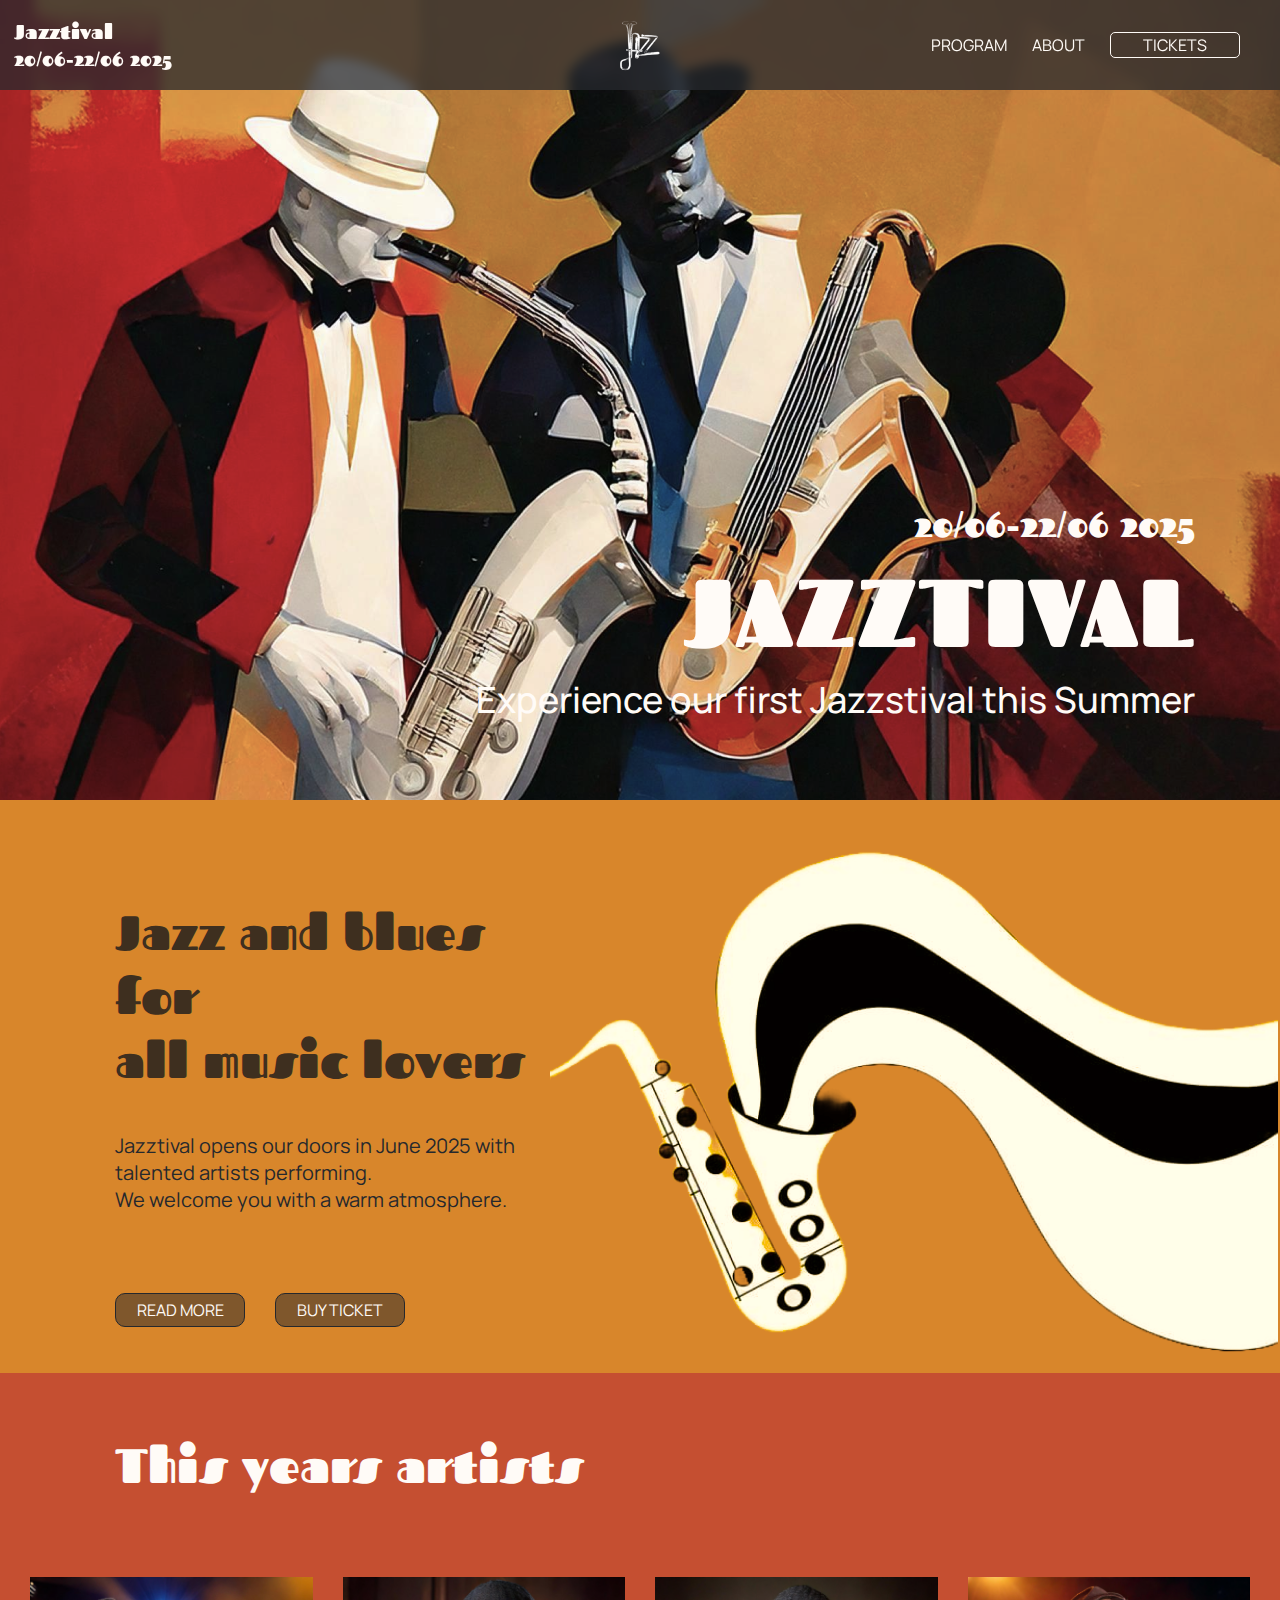
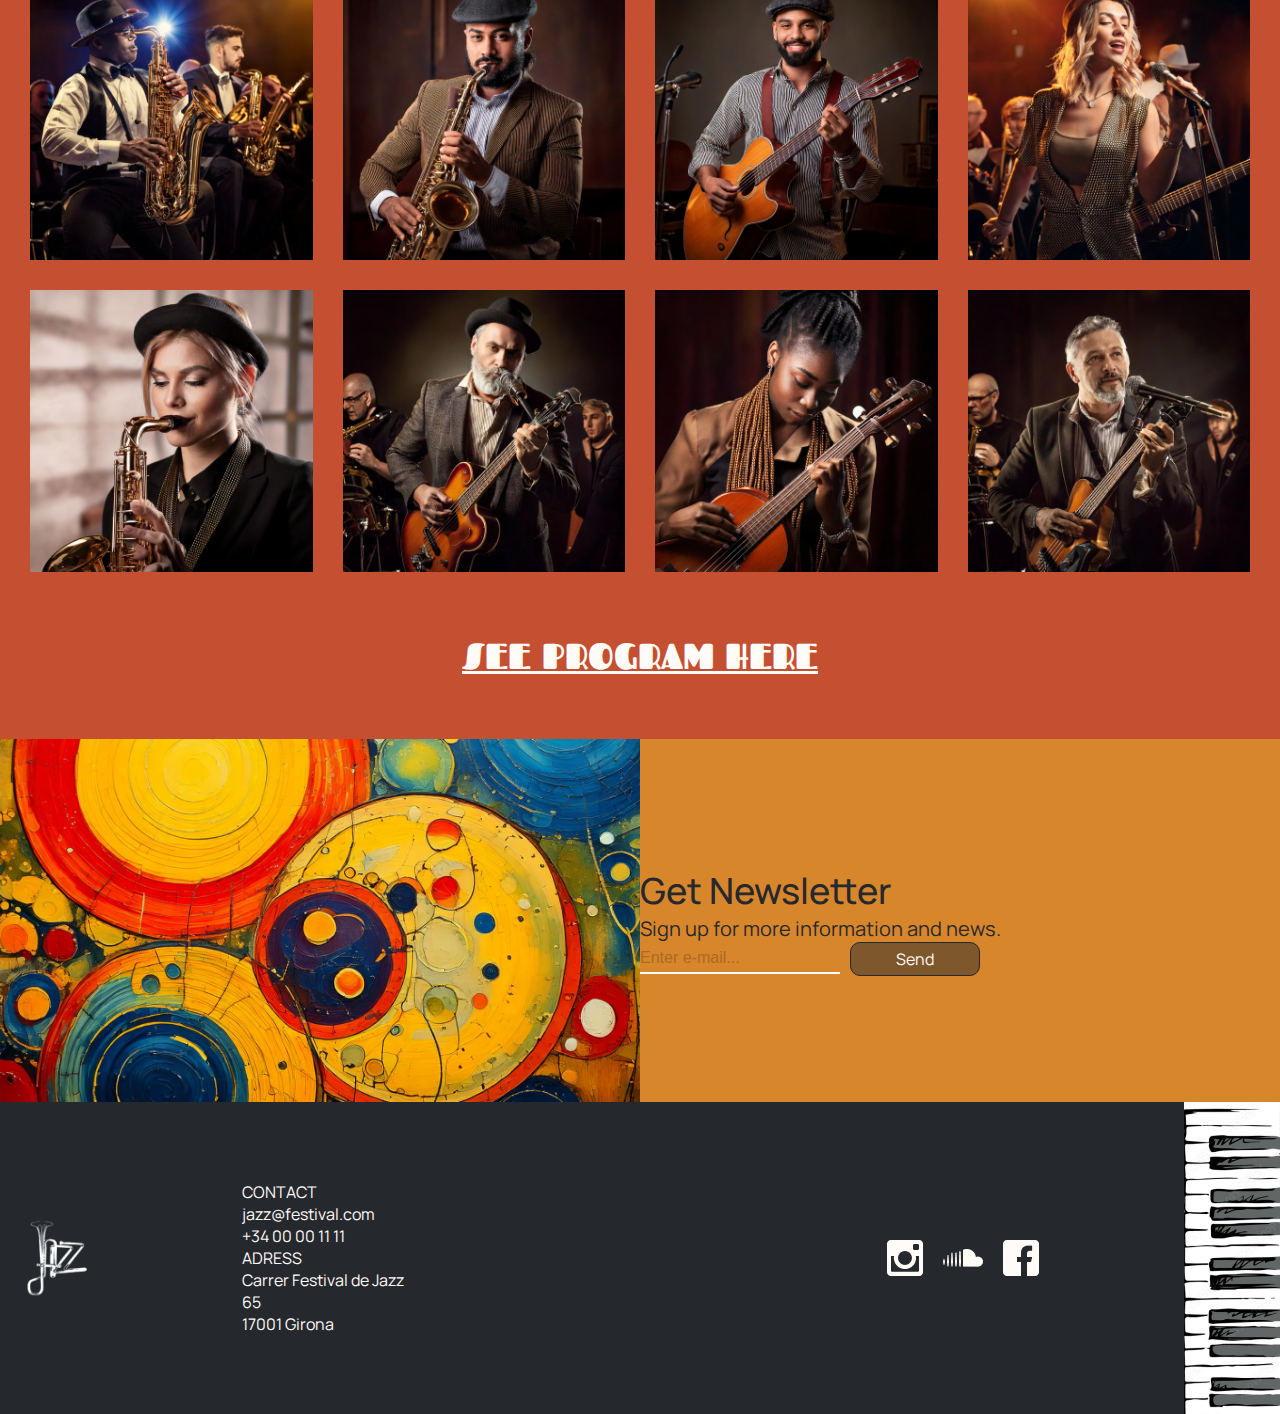
<file: index.html>
<!DOCTYPE html>
<html lang="en">
  <head>
    <meta charset="UTF-8" />
    <meta name="viewport" content="width=device-width, initial-scale=1.0" />
    <link rel="stylesheet" href="css/main.css" />
    <link rel="stylesheet" href="css/frontpage.css" />
    <link rel="icon" type="image/x-icon" href="img/logo.png" />
    <title>Front Page</title>
    <!-- Tickets don't work at all mobile, and not in buy ticket desktop. Read more button don't work in mobile.
     Can't enter in input ticket overlay -->
  </head>
  <body>
    <header>
      <div class="header_flex">
        <div class="headertext">
          <p class="mobile_hidden">Jazztival</p>
          <p>20/06-22/06 2025</p>
        </div>
        <div class="logo">
          <a href="pages/index.html"> <img src="img/logo.png" alt="logo" /></a>
        </div>
        <!-- burger menu bars -->
        <div class="burger-menu" id="burgerMenu">
          <span></span>
          <span></span>
          <span></span>
        </div>

        <div class="links">
          <a href="pages/program.html">PROGRAM</a>
          <a href="pages/about.html">ABOUT</a>
          <button id="openOverlay" class="tickets">TICKETS</button>
        </div>
      </div>
      <!-- burger menu -->
      <nav class="mobile-menu" id="mobileMenu">
        <a href="pages/program.html">PROGRAM</a>
        <a href="pages/about.html">ABOUT</a>
        <button id="openOverlayMobile" class="tickets">TICKETS</button>
      </nav>
    </header>
    <main>
      <section class="header_section">
        <div class="headersec_text">
          <h4 class="h4_fas">20/06-22/06 2025</h4>
          <h1>JAZZTIVAL</h1>
          <h4>Experience our first Jazzstival this Summer</h4>
        </div>
        <img class="frontpage_header" src="img/header_img.png" alt="" />
      </section>
      <section class="infomation">
        <div class="infogrid_1-1">
          <div class="info_flex">
            <h3>
              Jazz and blues for <br />
              all music lovers
            </h3>
            <p>
              Jazztival opens our doors in June 2025 with <br />
              talented artists performing. <br />
              We welcome you with a warm atmosphere.
            </p>
            <div class="button_flex">
              <button><a href="pages/about.html">READ MORE</a></button>
              <button id="openOverlay" class="tickets">BUY TICKET</button>
            </div>
          </div>
          <div class="trumpet_img">
            <img src="img/trumpet_img.png" alt="trumpet illustration" />
          </div>
        </div>
      </section>
      <section class="artist_section">
        <h3>This years artists</h3>
        <div class="artist_grid">
          <div class="artist">
            <img src="img/louisarmstrong.png" alt="" />
            <span class="artist_name">Louis Armstrong</span>
          </div>

          <div class="artist">
            <img src="img/milesdavis.png" alt="" />
            <span class="artist_name">Miles Davis</span>
          </div>

          <div class="artist">
            <img src="img/jonhendricks.png" alt="" />
            <span class="artist_name">Jon Hendricks</span>
          </div>

          <div class="artist">
            <img src="img/peggylee.png" alt="" />
            <span class="artist_name">Peggy Lee</span>
          </div>

          <div class="artist">
            <img src="img/carlabley.png" alt="" />
            <span class="artist_name">Carla Bley</span>
          </div>

          <div class="artist">
            <img src="img/franksinatra.png" alt="" />
            <span class="artist_name">Frank Sinatra</span>
          </div>

          <div class="artist">
            <img src="img/billiholiday.png" alt="" />
            <span class="artist_name">Billi Holiday</span>
          </div>

          <div class="artist">
            <img src="img/billevans.png" alt="" />
            <span class="artist_name">Bill Evans</span>
          </div>
        </div>
        <h4 class="h4_fas"><a href="pages/program.html">SEE PROGRAM HERE</a></h4>
      </section>
      <section class="newsletter_section">
        <div class="news_grid">
          <div>
            <img src="img/newsletter.png" alt="" />
          </div>
          <div class="signup">
            <h4>Get Newsletter</h4>
            <p>Sign up for more information and news.</p>
            <div class="email-container">
              <input type="email" id="email" placeholder="Enter e-mail..." />
              <button type="submit">Send</button>
            </div>
          </div>
        </div>
      </section>
    </main>
    <footer>
      <img class="footerlogo" src="img/logo.png" alt="" />
      <div class="footer_flex">
        <div class="footer_mobile">
          <div class="contact">
            <p class="p_big">CONTACT</p>
            <p>jazz@festival.com</p>
            <p>+34 00 00 11 11</p>
          </div>
          <div class="ADRESS">
            <p class="p_big">ADRESS</p>
            <p>Carrer Festival de Jazz <br />65 <br />17001 Girona</p>
          </div>
        </div>
        <div class="SoMe"><img src="img/insta.png" alt="" /><img src="img/sound.png" alt="" /><img src="img/facebook.png" alt="" /></div>
        <img class="mobile_piano" src="img/mobile_piano.png" alt="" />
      </div>

      <img class="piano" src="img/piano.png" alt="" />
    </footer>

    <!-- Tickets overlay -->
    <div id="overlay" class="hidden">
      <div class="overlay_box">
        <button id="closeOverlay" class="close_btn">
          <span class="line line1"></span>
          <span class="line line2"></span>
        </button>
        <div class="buytickets">
          <h2>BUY TICKETS</h2>
        </div>
        <div class="tickets_box">
          <div class="enter">
            <input type="email" id="email" placeholder="Enter e-mail..." />
            <input type="text" id="number" placeholder="Enter mobile numer..." />
            <input type="number" id="amount" placeholder="Enter amount of tickets..." />
          </div>
          <div class="payment">
            <p>Go to payment:</p>
            <button>NEXT</button>
          </div>
        </div>
      </div>
    </div>

    <script src="js/script.js"></script>
  </body>
</html>
</file>
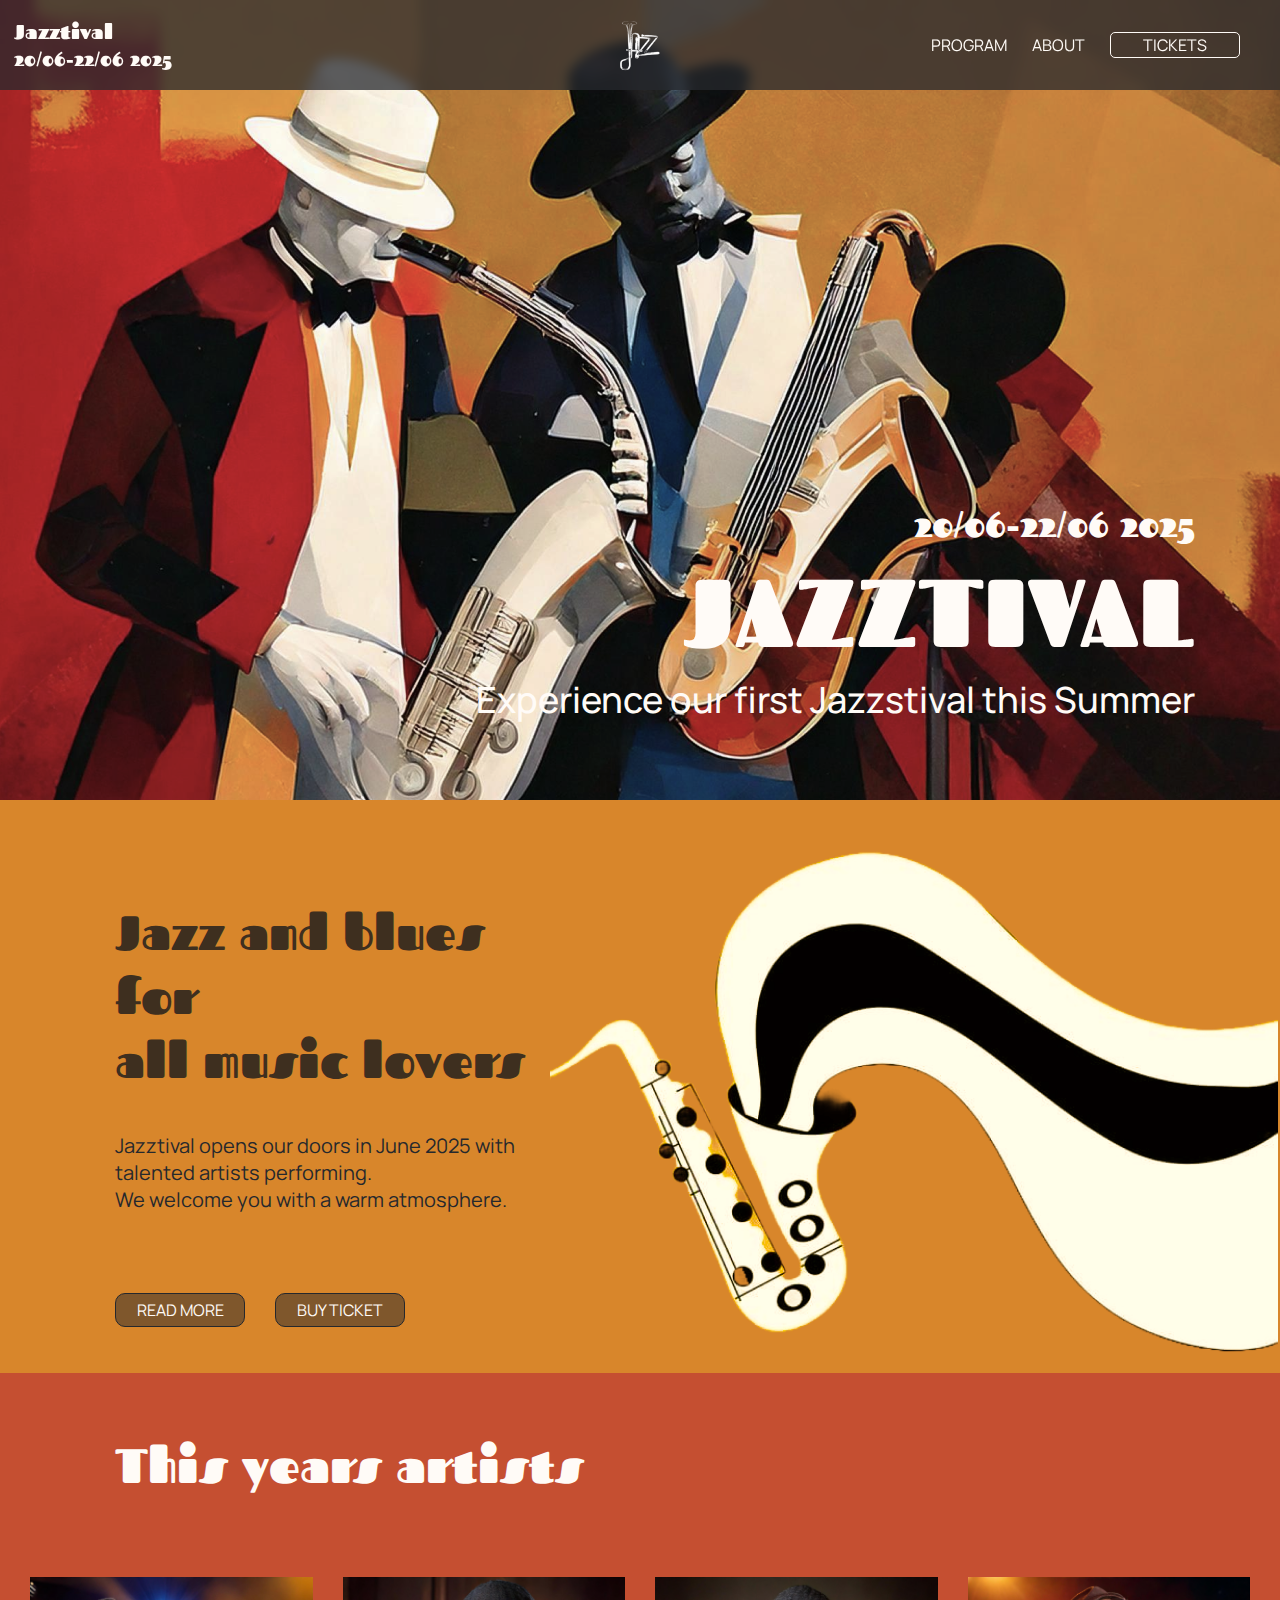
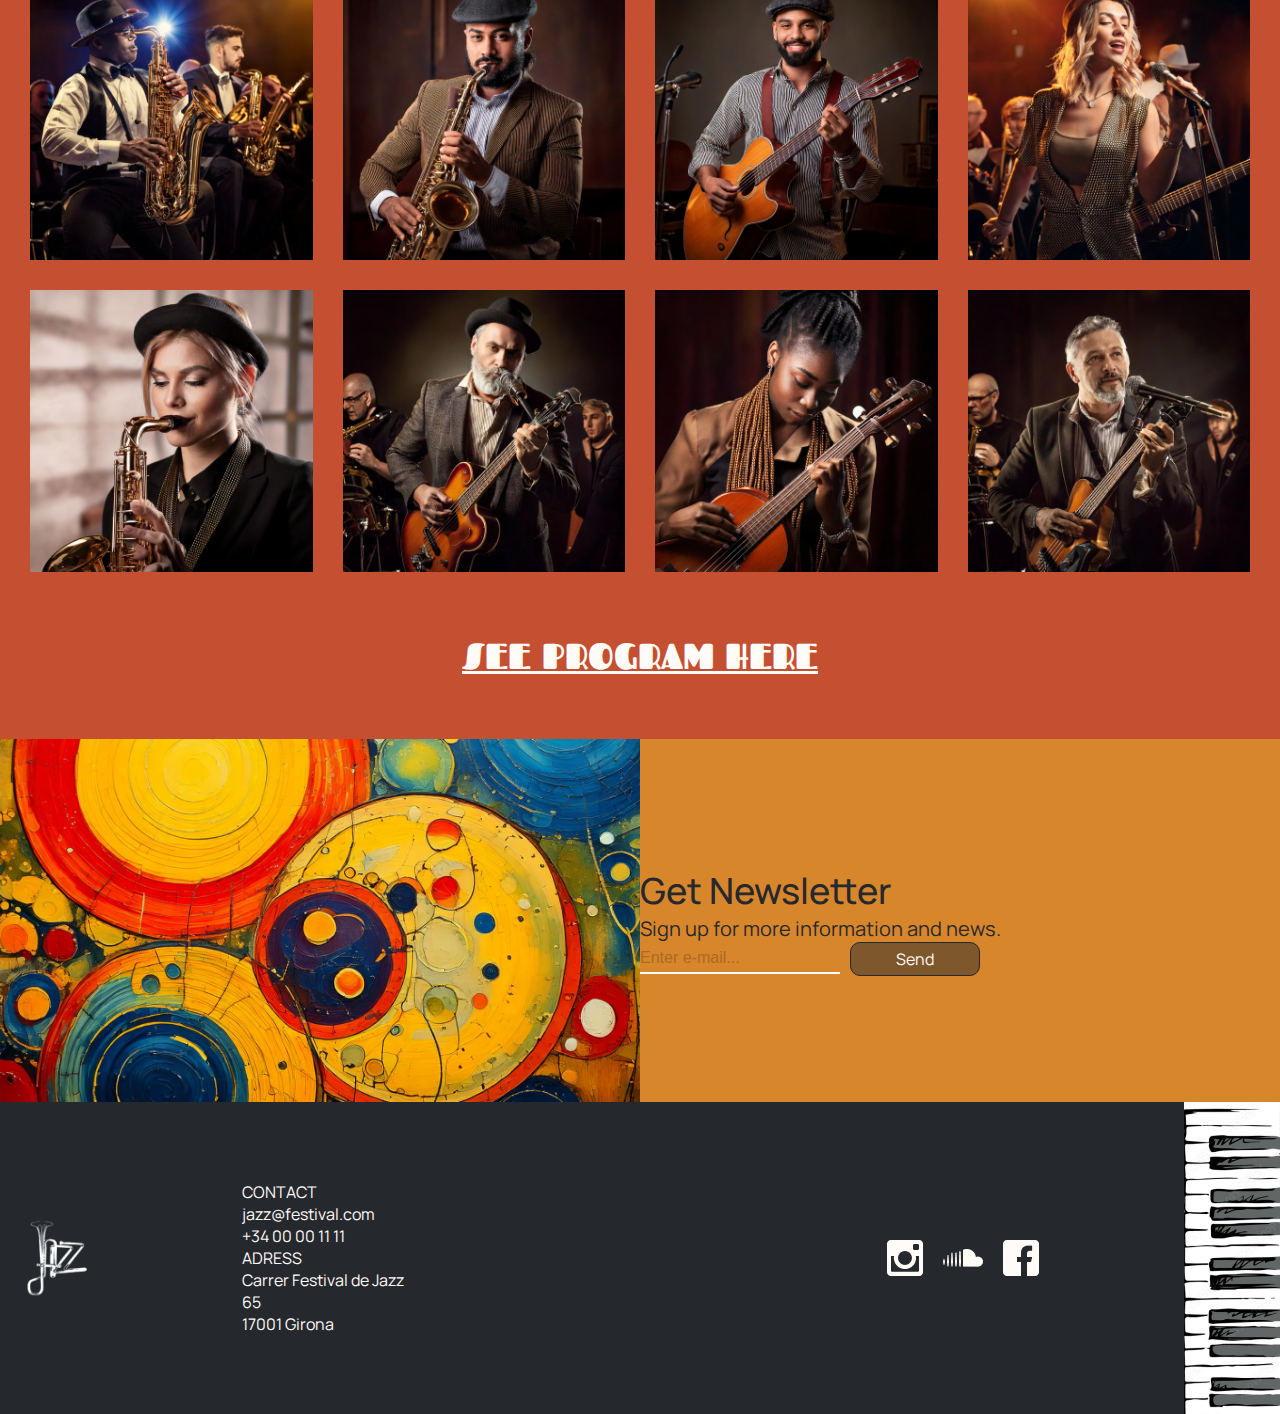
<file: pages/index.html>
<!DOCTYPE html>
<html lang="en">
  <head>
    <meta charset="UTF-8" />
    <meta name="viewport" content="width=device-width, initial-scale=1.0" />
    <link rel="stylesheet" href="../css/main.css" />
    <link rel="stylesheet" href="../css/frontpage.css" />
    <link rel="icon" type="image/x-icon" href="../img/logo.png" />
    <title>Front Page</title>
    <!-- Tickets don't work at all mobile, and not in buy ticket desktop. Read more button don't work in mobile.
     Can't enter in input ticket overlay -->
  </head>
  <body>
    <header>
      <div class="header_flex">
        <div class="headertext">
          <p class="mobile_hidden">Jazztival</p>
          <p>20/06-22/06 2025</p>
        </div>
        <div class="logo">
          <a href="../pages/index.html"> <img src="../img/logo.png" alt="logo" /></a>
        </div>
        <!-- burger menu bars -->
        <div class="burger-menu" id="burgerMenu">
          <span></span>
          <span></span>
          <span></span>
        </div>

        <div class="links">
          <a href="../pages/program.html">PROGRAM</a>
          <a href="../pages/about.html">ABOUT</a>
          <button id="openOverlay" class="tickets">TICKETS</button>
        </div>
      </div>
      <!-- burger menu -->
      <nav class="mobile-menu" id="mobileMenu">
        <a href="../pages/program.html">PROGRAM</a>
        <a href="../pages/about.html">ABOUT</a>
        <button id="openOverlayMobile" class="tickets">TICKETS</button>
      </nav>
    </header>
    <main>
      <section class="header_section">
        <div class="headersec_text">
          <h4 class="h4_fas">20/06-22/06 2025</h4>
          <h1>JAZZTIVAL</h1>
          <h4>Experience our first Jazzstival this Summer</h4>
        </div>
        <img class="frontpage_header" src="../img/header_img.png" alt="" />
      </section>
      <section class="infomation">
        <div class="infogrid_1-1">
          <div class="info_flex">
            <h3>
              Jazz and blues for <br />
              all music lovers
            </h3>
            <p>
              Jazztival opens our doors in June 2025 with <br />
              talented artists performing. <br />
              We welcome you with a warm atmosphere.
            </p>
            <div class="button_flex">
              <button><a href="../pages/about.html">READ MORE</a></button>
              <button id="openOverlay" class="tickets">BUY TICKET</button>
            </div>
          </div>
          <div class="trumpet_img">
            <img src="../img/trumpet_img.png" alt="trumpet illustration" />
          </div>
        </div>
      </section>
      <section class="artist_section">
        <h3>This years artists</h3>
        <div class="artist_grid">
          <div class="artist">
            <img src="../img/louisarmstrong.png" alt="" />
            <span class="artist_name">Louis Armstrong</span>
          </div>

          <div class="artist">
            <img src="../img/milesdavis.png" alt="" />
            <span class="artist_name">Miles Davis</span>
          </div>

          <div class="artist">
            <img src="../img/jonhendricks.png" alt="" />
            <span class="artist_name">Jon Hendricks</span>
          </div>

          <div class="artist">
            <img src="../img/peggylee.png" alt="" />
            <span class="artist_name">Peggy Lee</span>
          </div>

          <div class="artist">
            <img src="../img/carlabley.png" alt="" />
            <span class="artist_name">Carla Bley</span>
          </div>

          <div class="artist">
            <img src="../img/franksinatra.png" alt="" />
            <span class="artist_name">Frank Sinatra</span>
          </div>

          <div class="artist">
            <img src="../img/billiholiday.png" alt="" />
            <span class="artist_name">Billi Holiday</span>
          </div>

          <div class="artist">
            <img src="../img/billevans.png" alt="" />
            <span class="artist_name">Bill Evans</span>
          </div>
        </div>
        <h4 class="h4_fas"><a href="../pages/program.html">SEE PROGRAM HERE</a></h4>
      </section>
      <section class="newsletter_section">
        <div class="news_grid">
          <div>
            <img src="../img/newsletter.png" alt="" />
          </div>
          <div class="signup">
            <h4>Get Newsletter</h4>
            <p>Sign up for more information and news.</p>
            <div class="email-container">
              <input type="email" id="email" placeholder="Enter e-mail..." />
              <button type="submit">Send</button>
            </div>
          </div>
        </div>
      </section>
    </main>
    <footer>
      <img class="footerlogo" src="../img/logo.png" alt="" />
      <div class="footer_flex">
        <div class="footer_mobile">
          <div class="contact">
            <p class="p_big">CONTACT</p>
            <p>jazz@festival.com</p>
            <p>+34 00 00 11 11</p>
          </div>
          <div class="ADRESS">
            <p class="p_big">ADRESS</p>
            <p>Carrer Festival de Jazz <br />65 <br />17001 Girona</p>
          </div>
        </div>
        <div class="SoMe"><img src="../img/insta.png" alt="" /><img src="../img/sound.png" alt="" /><img src="../img/facebook.png" alt="" /></div>
        <img class="mobile_piano" src="../img/mobile_piano.png" alt="" />
      </div>

      <img class="piano" src="../img/piano.png" alt="" />
    </footer>

    <!-- Tickets overlay -->
    <div id="overlay" class="hidden">
      <div class="overlay_box">
        <button id="closeOverlay" class="close_btn">
          <span class="line line1"></span>
          <span class="line line2"></span>
        </button>
        <h2>BUY TICKETS</h2>
        <div class="tickets_box">
          <div class="enter">
            <input type="email" id="email" placeholder="Enter e-mail..." />
            <input type="text" id="number" placeholder="Enter mobile numer..." />
            <input type="number" id="amount" placeholder="Enter amount of tickets..." />
          </div>
          <div class="payment">
            <p>Go to payment:</p>
            <button>NEXT</button>
          </div>
        </div>
      </div>
    </div>

    <script src="../js/script.js"></script>
  </body>
</html>
</file>
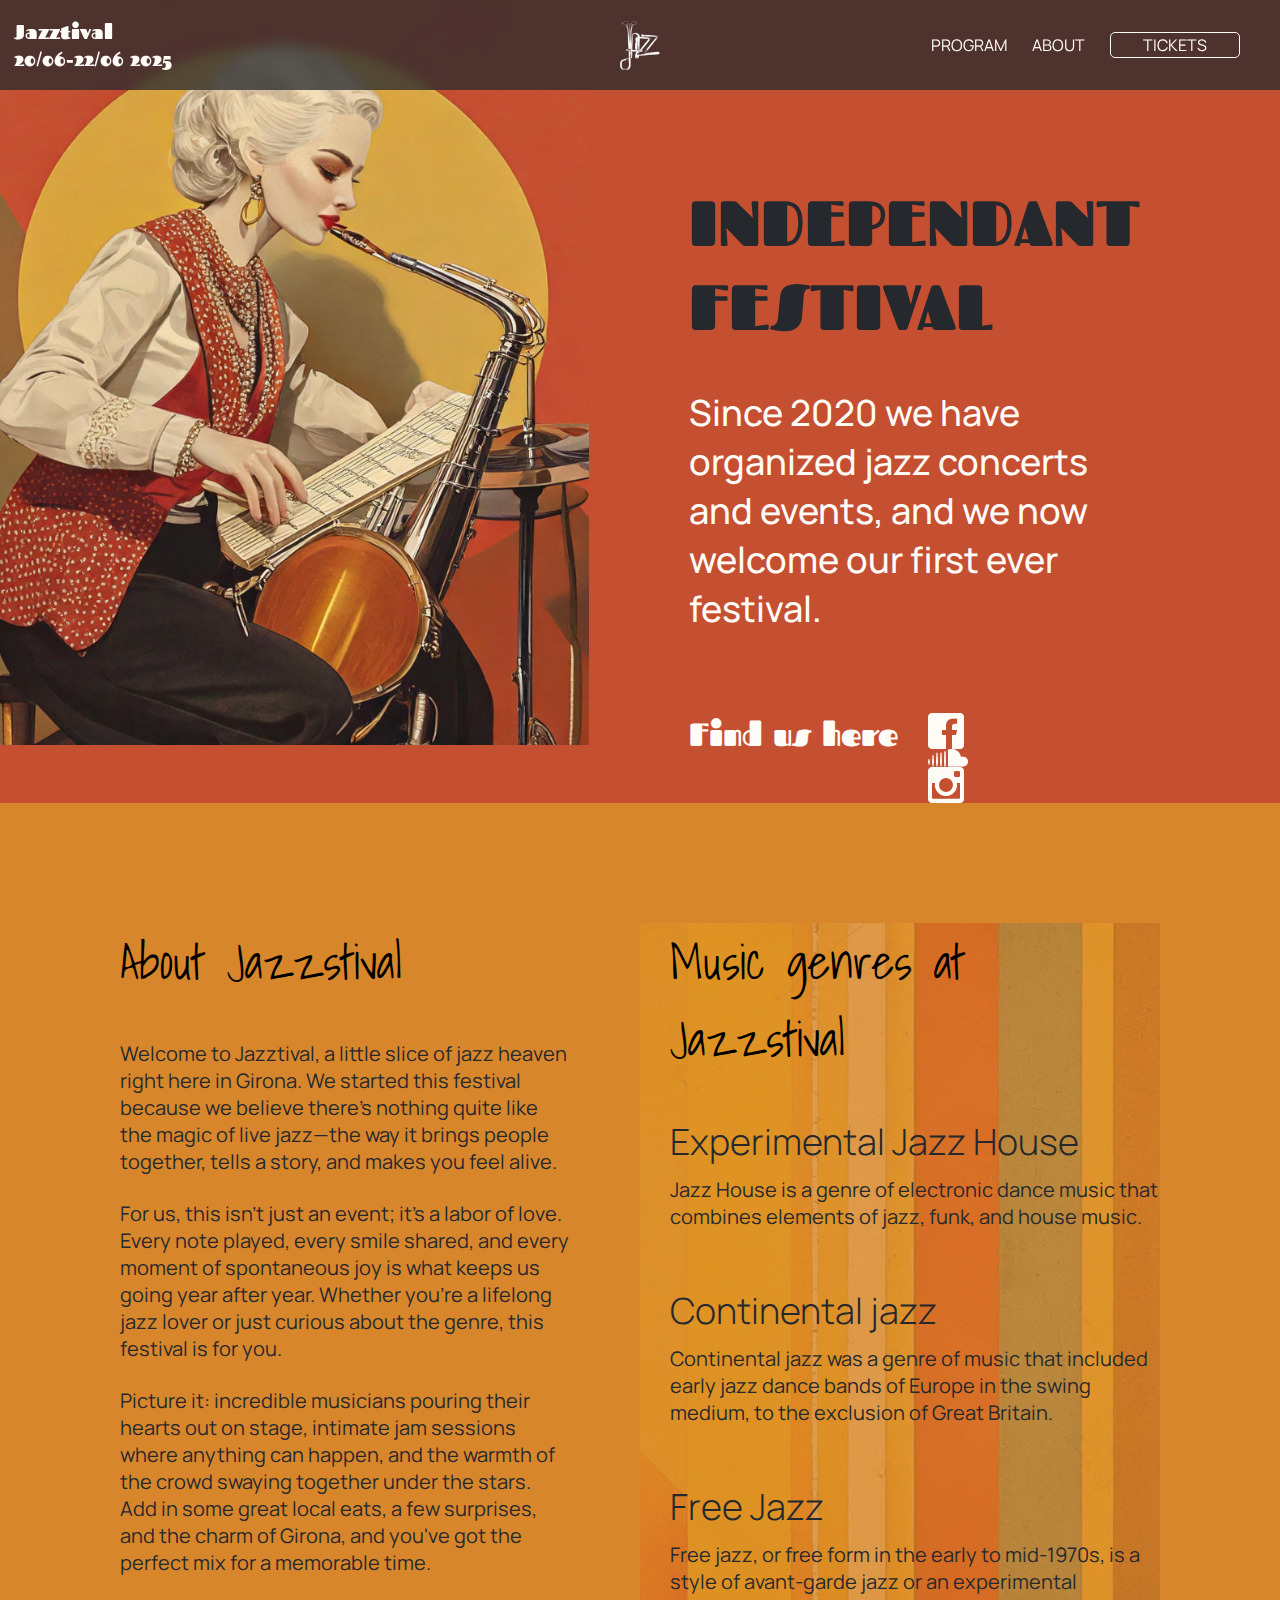
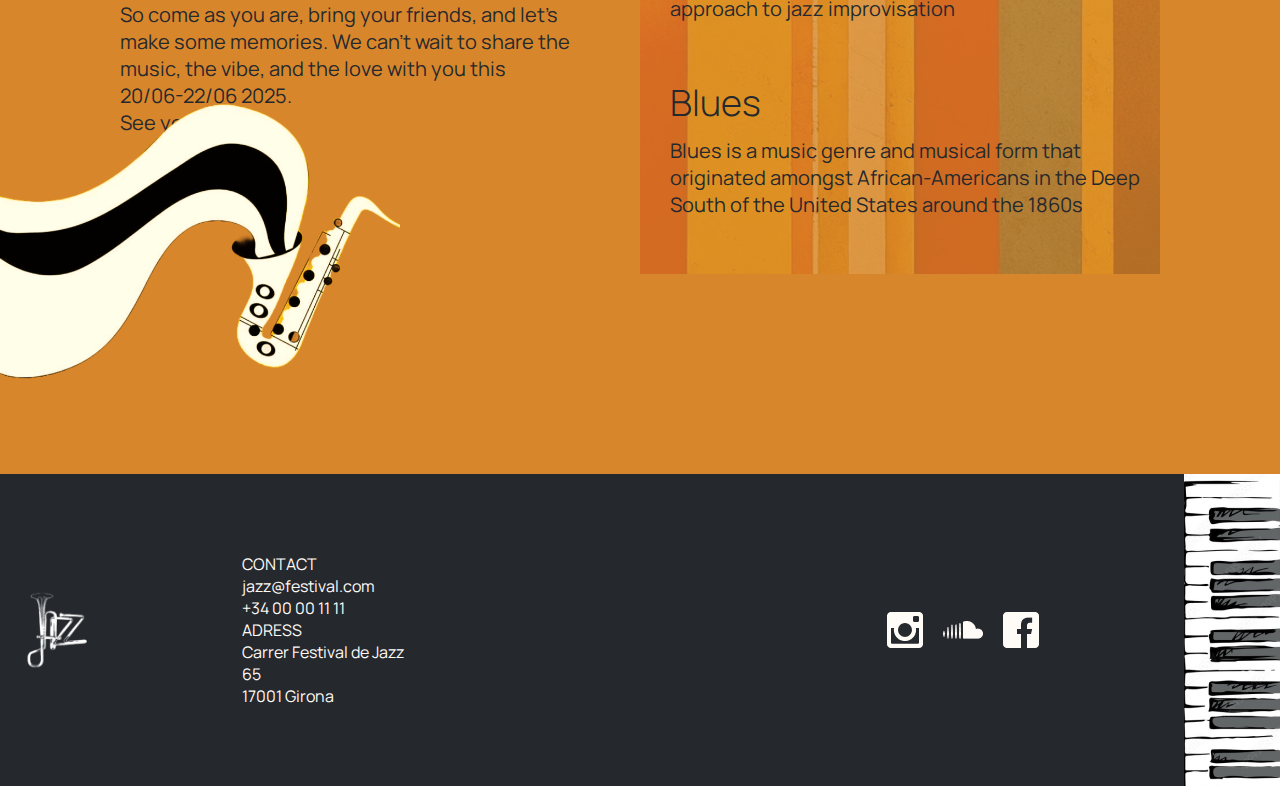
<file: pages/about.html>
<!DOCTYPE html>
<html lang="en">
  <head>
    <meta charset="UTF-8" />
    <meta name="viewport" content="width=device-width, initial-scale=1.0" />
    <link rel="stylesheet" href="../css/main.css" />
    <link rel="stylesheet" href="../css/about.css" />
    <link rel="icon" type="image/x-icon" href="../img/logo.png" />
    <title>About</title>
  </head>
  <body>
  </head>
  <body>
    <header>
      <div class="header_flex">
        <div class="headertext">
          <p class="mobile_hidden">Jazztival</p>
          <p>20/06-22/06 2025</p>
        </div>
        <div class="logo">
          <a href="../index.html"> <img src="../img/logo.png" alt="logo" /></a>
        </div>
        <!-- burger menu bars -->
        <div class="burger-menu" id="burgerMenu">
          <span></span>
          <span></span>
          <span></span>
        </div>

        <div class="links">
          <a href="program.html">PROGRAM</a>
          <a href="about.html">ABOUT</a>
          <button id="openOverlay" class="tickets">TICKETS</button>
        </div>
      </div>
      <!-- burger menu -->
      <nav class="mobile-menu" id="mobileMenu">
        <a href="program.html">PROGRAM</a>
        <a href="about.html">ABOUT</a>
        <button id="openOverlay mobileTickets" class="tickets">TICKETS</button>
      </nav>
    </header>
    <main>
      <section class="about_header">
        <div class="grid_1-1">
          <img class="about_top" src="../img/aboutimg.png" alt="" />
          <div class="about_flex">
            <h2 class="h2_fas">INDEPENDANT FESTIVAL</h2>
            <h4>Since 2020 we have organized jazz concerts and events, and we now welcome our first ever festival.</h4>
            <div class="about_some">
              <h5>Find us here</h5>
              <div class="some_flex"><img class="some_img" src="../img/facebook.png" alt="" /><img class="some_img" src="../img/sound.png" alt="" /><img class="some_img" src="../img/insta.png" alt="" /></div>
            </div>
          </div>
        </div>
      </section>
      <section class="about_information">
        <div class="grid_1-1">
          <div class="about_text">
            <h3>About Jazzstival</h3>
            <p>Welcome to Jazztival, a little slice of jazz heaven right here in Girona. We started this festival because we believe there's nothing quite like the magic of live jazz—the way it brings people together, tells a story, and makes you feel alive.</p>
            <p>For us, this isn't just an event; it's a labor of love. Every note played, every smile shared, and every moment of spontaneous joy is what keeps us going year after year. Whether you're a lifelong jazz lover or just curious about the genre, this festival is for you.</p>
            <p>Picture it: incredible musicians pouring their hearts out on stage, intimate jam sessions where anything can happen, and the warmth of the crowd swaying together under the stars. Add in some great local eats, a few surprises, and the charm of Girona, and you've got the perfect mix for a memorable time.</p>
            <p>So come as you are, bring your friends, and let's make some memories. We can't wait to share the music, the vibe, and the love with you this 20/06-22/06 2025. <br />See you there!</p>
          </div>
          <div class="about_genres">
            <h3>Music genres at Jazzstival</h3>
            <h4>Experimental Jazz House</h4>
            <p>Jazz House is a genre of electronic dance music that combines elements of jazz, funk, and house music.</p>
            <h4>Continental jazz</h4>
            <p>Continental jazz was a genre of music that included early jazz dance bands of Europe in the swing medium, to the exclusion of Great Britain.</p>
            <h4>Free Jazz</h4>
            <p>Free jazz, or free form in the early to mid-1970s, is a style of avant-garde jazz or an experimental approach to jazz improvisation</p>
            <h4>Blues</h4>
            <p>Blues is a music genre and musical form that originated amongst African-Americans in the Deep South of the United States around the 1860s</p>
          </div>
        </div>
        <img class="about_img" src="../img/trumpet_img.png" alt="" />
      </section>
    </main>
    <footer>
      <img class="footerlogo" src="../img/logo.png" alt="" />
      <div class="footer_flex">
        <div class="footer_mobile">
          <div class="contact">
            <p class="p_big">CONTACT</p>
            <p>jazz@festival.com</p>
            <p>+34 00 00 11 11</p>
          </div>
          <div class="ADRESS">
            <p class="p_big">ADRESS</p>
            <p>Carrer Festival de Jazz <br />65 <br />17001 Girona</p>
          </div>
        </div>
        <div class="SoMe"><img src="../img/insta.png" alt="" /><img src="../img/sound.png" alt="" /><img src="../img/facebook.png" alt="" /></div>
        <img class="mobile_piano" src="../img/mobile_piano.png" alt="" />
      </div>

      <img class="piano" src="../img/piano.png" alt="" />
    </footer>
    <!-- Tickets overlay -->
    <div id="overlay" class="hidden">
      <div class="overlay_box">
        <button id="closeOverlay" class="close_btn">
          <span class="line line1"></span>
          <span class="line line2"></span>
        </button>
        <h2>BUY TICKETS</h2>
        <div class="tickets_box">
          <div class="enter">
            <input type="email" id="email" placeholder="Enter e-mail..." />
            <input type="text" id="number" placeholder="Enter mobile numer..." />
            <input type="number" id="amount" placeholder="Enter amount of tickets..." />
          </div>
          <div class="payment">
            <p>Go to payment:</p>
            <button>NEXT</button>
          </div>
        </div>
      </div>
    </div>
    <script src="../js/script.js"></script>
  </body>
</html>
</file>
<file: css/main.css>
* {
  box-sizing: border-box;
  margin: 0;
  padding: 0;
}
:root {
  --white: #fffbf7;
  --creme: #ffe4bc;
  --orange: #d8862b;
  --brightRed: #c54f31;
  --red: #ac2e22;
  --darkRed: #6a2119;
  --brown: #3e2f1f;
  --lightBlack: #25282d;
  --lightBlack50: rgba(37, 40, 45, 0.5);
  --lightBlack75: rgba(37, 40, 45, 0.75);
}
a,
button {
  cursor: pointer;
}
@font-face {
  font-family: manrope;
  src: url("../fonts/Manrope-VariableFont_wght.woff2");
}
@font-face {
  font-family: fascinate;
  src: url("../fonts/Fascinate-Regular.woff2");
}
@font-face {
  font-family: shadows;
  src: url(../fonts/ShadowsIntoLight-Regular.woff2);
}

h1 {
  font-family: fascinate;
  font-size: 96px;
  color: var(--white);
}
h2 {
  font-family: manrope;
  font-size: 64px;
}
.h2_fas {
  font-family: fascinate;
  font-size: 64px;
  color: var(--lightBlack);
}
h3 {
  font-size: 48px;
}
h4 {
  font-size: 36px;
  font-family: manrope;
  font-weight: 500;
  color: var(--white);
}
.h4_fas {
  font-family: fascinate;
  color: var(--white);
}
.h4_light {
  font-family: shadows;
  font-size: 40px;
  color: var(--white);
  font-weight: 400;
  letter-spacing: 1px;
}
h5 {
  font-family: fascinate;
  font-size: 32px;
  color: var(--white);
}
p {
  font-size: 20px;
  color: var(--lightBlack);
  font-family: manrope;
  font-weight: 400;
}
body {
  overflow-x: hidden;
  width: 100vw;
}
img {
  display: block;
  max-width: 100%;
  height: auto;
}
button {
  background-color: var(--lightBlack50);
  color: var(--white);
  border: 1px solid var(--lightBlack);
  border-radius: 10px;
  font-family: manrope;
  font-size: 16px;
  padding: 5px 15px;
  width: 130px;
}
button:hover {
  background-color: var(--lightBlack75);
  transition-duration: 0.4s; /* Safari */
  transition-duration: 0.4s;
  box-shadow: 4px 4px 8px rgba(0, 0, 0, 0.2);
}

.grid_1-1 {
  display: grid;
  grid-template-columns: 1fr 1fr;
}
/* Navigation */
nav,
.burger-menu {
  display: none;
}
.logo {
  width: 50px;
  position: absolute;
  left: 50%;
  top: 5;
  bottom: 5;
  transform: translateX(-50%);
}
.menu-background {
  height: 60px;
  background-color: var(--lightBlack50);
}
header {
  background-color: var(--lightBlack75);
  backdrop-filter: blur(6px);
  height: 90px;
  position: fixed;
  top: 0;
  width: 100%;
  z-index: 1000;
  transition: all 0.4s;
}
header p {
  font-size: 16;
  font-family: fascinate;
  color: var(--white);
}
a,
header button {
  font-size: 16px;
  font-family: manrope;
  text-decoration: none;
  color: var(--white);
  font-weight: 400;
}
.header_flex {
  display: flex;
  flex-direction: row;
  justify-content: space-between;
  align-items: center;
  padding: 0 40px 0 14px;
  height: 100%;
}
.links {
  display: flex;
  gap: 25px;
  align-items: center;
  justify-content: flex-end;
  height: 100%;
}
header button {
  background-color: transparent;
  border: 1.5px solid var(--white);
  border-radius: 5px;
  padding: 1px 15px;
}

/* Footer */

footer {
  background-color: var(--lightBlack);
  height: 312px;
  position: relative;
  display: block;
}
footer p {
  color: var(--white);
  font-family: manrope;
  font-size: 16px;
  margin: 0;
}
.footer_flex {
  display: flex;
  flex-direction: row;
  justify-content: space-around;
  align-items: center;
  height: 100%;
  z-index: 1;
}
.SoMe {
  display: flex;
  flex-direction: row;
  gap: 20px;
  align-items: center;
}
.footerlogo {
  position: absolute;
  left: 20px;
  top: 50%;
  transform: translateY(-50%);
  max-height: 80px;
}
.piano {
  position: absolute;
  right: 0;
  top: 0;
  bottom: 0;
  max-height: 100%;
  z-index: 0;
}
.mobile_piano {
  display: none;
}

/* Tickets overlay */
.hidden {
  display: none !important;
}

#overlay {
  position: fixed;
  top: 0;
  left: 0;
  width: 100%;
  height: 100%;
  background-color: rgba(0, 0, 0, 0.5);
  display: flex;
  justify-content: center;
  z-index: 1000;
  pointer-events: auto;
  opacity: 0;
  transition: all 1s;
}
.overlay_box {
  position: absolute;
  top: 300px;
  bottom: 0;
  width: 100%;
  background-color: #ffe4bc;
  overflow-y: auto;
}
.overlay_box h2 {
  font-family: fascinate;
  color: var(--orange);
  text-shadow: 0px 2px 2px var(--brightRed);
  text-align: center;
  margin-top: 20px;
}
.tickets_box {
  display: grid;
  grid-template-columns: 1fr 1fr;
  margin-left: 200px;
  margin-right: 200px;
  margin-top: 60px;
}

.enter {
  background-color: var(--creme);
  padding: 20px;
  border: 50px solid var(--orange);
  display: flex;
  flex-direction: column;
}

input[type="email"] {
  border: none;
  border-bottom: 2px solid white;
  background-color: transparent;
  color: white;
  font-size: 16px;
  padding: 5px 0;
  outline: none;
  width: 200px; /* Adjust width as needed */
}
input[type="text"] {
  border: none;
  border-bottom: 2px solid white;
  background-color: transparent;
  color: white;
  font-size: 16px;
  padding: 5px 0;
  outline: none;
  width: 200px; /* Adjust width as needed */
}
input[type="number"] {
  border: none;
  border-bottom: 2px solid white;
  background-color: transparent;
  color: white;
  font-size: 16px;
  padding: 5px 0;
  outline: none;
  width: 200px; /* Adjust width as needed */
}

input[type="email"]::placeholder {
  color: #ab6a22;
}
input[type="text"]::placeholder {
  color: #ab6a22;
}
input[type="number"]::placeholder {
  color: #ab6a22;
}
.close_btn {
  position: absolute;
  top: 40px;
  right: 70px;
  background: none;
  border: none;
  cursor: pointer;
  width: 40px;
  height: 40px;
  display: flex;
  justify-content: center;
  align-items: center;
  padding: 0;
}

.payment {
  display: flex;
  flex-direction: column;
  gap: 25px;
  padding-top: 50px;
  align-items: center;
  border: 10px solid var(--orange);
  background-color: var(--orange);
}

.close_btn .line {
  position: absolute;
  width: 100%;
  height: 3px;
  background-color: var(--lightBlack);
  border-radius: 1px;
}
.close_btn .line1 {
  transform: rotate(45deg);
}
.close_btn .line2 {
  transform: rotate(-45deg);
}

/* Mobile display */

@media screen and (max-width: 600px) {
  h1 {
    font-size: 64px;
  }
  h2 {
    font-size: 36px;
  }
  h3 {
    font-size: 32px;
  }
  h4 {
    font-size: 24px;
  }
  p {
    font-size: 18px;
  }
  button {
    width: 150px;
    height: 50px;
  }

  /* Header mobile */
  header {
    height: 90px;
    padding: 0 15px;
  }
  .menu-background {
    height: 70px;
  }

  .header_flex {
    justify-content: space-between;
    align-items: center;
    position: relative;
  }

  .mobile_hidden {
    display: none;
  }

  .logo img {
    width: 50px;
  }

  .links {
    display: none;
  }

  /* Burger Menu */
  .burger-menu {
    display: flex;
    flex-direction: column;
    justify-content: space-between;
    width: 30px;
    height: 20px;
    cursor: pointer;
  }

  .burger-menu span {
    display: block;
    height: 3px;
    background-color: var(--white);
    border-radius: 5px;
  }

  /* Mobile Menu */
  .mobile-menu {
    display: none;
    flex-direction: column;
    position: absolute;
    top: 70px;
    right: 0;
    width: 100%;
    background-color: var(--lightBlack75);
    text-align: center;
    padding: 50px;
    gap: 30px;
    padding-bottom: 90px;
    z-index: 1000;
  }

  .mobile-menu a,
  .mobile-menu button {
    font-size: 16px;
    font-family: manrope;
    color: var(--white);
    text-decoration: none;
    font-weight: 400;
    padding: 10px;
  }

  .mobile-menu button {
    border: 1.5px solid var(--white);
    border-radius: 5px;
    background-color: transparent;
  }

  .mobile-menu.open {
    display: flex;
  }
  nav {
    display: flex;
    align-items: center;
  }
  /* Footer Mobile */
  .footer {
    position: relative;
    height: 400px;
  }
  .footer_flex {
    display: grid;
    position: relative;
    grid-template-columns: 1fr 1fr;
    margin-top: 39px;
    margin-left: 25px;
  }
  .footer_mobile {
    display: flex;
    flex-direction: column;
    gap: 10px;
  }
  .SoMe {
    position: absolute;
    display: flex;
    flex-direction: row;
    left: 190px;
    gap: 20px;
    align-items: center;
  }
  .footerlogo {
    display: none;
  }
  footer p {
    font-size: 12px;
  }
  .p_big {
    margin-bottom: 12px;
  }
  .piano {
    display: none;
  }
  .mobile_piano {
    display: block;
    position: absolute;
    bottom: 0;
    left: -20px;
    height: 65px;
    right: 0;
    width: 100%;
  }

  /* Tickets Overlay */

  .overlay_box {
    top: 200px;
  }
  .buytickets {
    margin-bottom: 40px;
  }
  .tickets_box {
    display: flex;
    flex-direction: column;
    background-color: var(--orange);
    gap: 10px;
    border: none;
    margin-left: 65px;
    margin-right: 65px;
    margin-top: 50px;
    padding: 10px;
  }

  .enter {
    padding: 10px;
    border: none;
    margin: 10px 10px 10px 10px;
    align-items: center;
  }

  .payment p {
    padding-bottom: 10px;
    font-weight: 600;
  }
  .payment {
    display: flex;
    flex-direction: column;
    align-items: center;
    padding-top: 5px;
  }
  .payment button {
    margin: auto;
  }
  .close_btn {
    top: 30px;
  }
}
</file>
<file: css/frontpage.css>
* {
  box-sizing: border-box;
  margin: 0;
  padding: 0;
}
:root {
  --white: #fffbf7;
  --creme: #e2b676;
  --orange: #d8862b;
  --brightRed: #c54f31;
  --red: #ac2e22;
  --darkRed: #6a2119;
  --brown: #3e2f1f;
  --lightBlack: #25282d;
  --lightBlack50: rgba(37, 40, 45, 0.5);
  --lightBlack75: rgba(37, 40, 45, 0.75);
}
body {
  background-color: var(--orange);
}
/* Header section */
.header_section {
  background-image: url(../img/header_img.png);
  height: 800px;
  position: relative;
}
.frontpage_header {
  display: none;
}
.headersec_text {
  position: absolute;
  right: 85px;
  top: 500px;
  text-align: right;
  word-wrap: break-word;
}

/* Information section */

.infogrid_1-1 {
  padding-top: 50px;
  display: grid;
  grid-template-columns: 1fr 1fr;
}
.info_flex h3 {
  font-family: fascinate;
  color: var(--brown);
}
.info_flex {
  display: flex;
  flex-direction: column;
  gap: 40px;
  padding-left: 115px;
  padding-top: 50px;
}
.button_flex {
  display: flex;
  flex-direction: row;
  gap: 30px;
  margin-top: 40px;
}
.trumpet_img {
  width: 730px;
  height: auto;
}

/* artist section */

/* only when click on text */
.artist_section h4 a {
  font-family: fascinate;
  text-decoration: underline;
  color: var(--white);
  font-size: 36px;
  font-weight: 600;
}
.artist_section h4 {
  text-align: center;
  padding-bottom: 60px;
}
.artist_section {
  background-color: var(--brightRed);
}
.artist_section h3 {
  font-family: fascinate;
  color: var(--white);
  margin-left: 115px;
  padding-top: 60px;
  padding-bottom: 80px;
}
.artist_grid {
  display: grid;
  grid-template-columns: repeat(4, 1fr);
  gap: 30px;
  justify-content: center;
  margin: 0 auto;
  /*  max-width: calc(4 * 300px + 3 * 30px); */
  padding-bottom: 60px;
  padding-left: 30px;
  padding-right: 30px;
}

/* Artist hover */
.artist {
  position: relative;
  overflow: hidden;
  width: 100%;
}

.artist img {
  width: 100%;
  display: block;
  transition: 0.3s ease;
}
.artist_name {
  position: absolute;
  bottom: 0;
  left: 0;
  right: 0;
  text-align: center;
  color: var(--white);
  font-family: fascinate;
  font-size: 24px;
  background-color: rgba(0, 0, 0, 0.7);
  padding: 10px;
  opacity: 0;
  transition: opacity 0.3s ease;
}

.artist:hover img {
  filter: grayscale(100%);
}
.artist:hover .artist_name {
  opacity: 1;
}

/* Newsletter section */
.news_grid {
  display: grid;
  grid-template-columns: 1fr 1fr;
}
.signup {
  justify-content: center;
  align-content: center;
}
.signup h4,
p {
  color: var(--lightBlack);
}
.email-container {
  display: flex;
  align-items: center;
  gap: 10px;
}

@media screen and (max-width: 600px) {
  .header_section {
    top: 60px;
    height: 285px;
    position: relative;
    background-image: none;
  }
  .frontpage_header {
    display: block;
  }
  .headersec_text {
    display: none;
  }
  .infogrid_1-1 {
    padding: 0 22px;
    display: flex;
    flex-direction: column;
    gap: 20px;
    margin-bottom: 22px;
    margin-top: 100px;
  }
  .info_flex h3 {
    font-family: fascinate;
    color: var(--brown);
    font-size: 48px;
  }
  .info_flex {
    margin: 0;
    padding: 0;
    gap: 20px;
    align-items: center;
    text-align: center;
  }
  .trumpet_img {
    display: none;
  }

  /* Artist Section */

  .artist_grid {
    grid-template-columns: 1fr 1fr;
    padding-bottom: 22px;
  }
  .artist_section h3 {
    padding-top: 22px;
    padding-bottom: 30px;
    text-align: center;
    margin: auto;
  }
  .artist_section h4 a {
    font-family: fascinate;
    text-decoration: underline;
    color: var(--white);
    font-size: 32px;
    font-weight: 600;
  }
  .artist_section h4 {
    text-align: center;
    padding-bottom: 30px;
  }
  .artist_name {
    position: absolute;
    top: 50%;
    transform: translateY(-50%);
    bottom: 50%;
    transform: translateY(-50%);
    left: 0;
    right: 0;
    text-align: center;
    color: var(--white);
    font-family: fascinate;
    font-size: 18px;
    background-color: transparent;
    text-shadow: 0px 2px 5px var(--brightRed);
    padding: 10px;
    opacity: 1;
  }

  .artist img:hover {
    filter: none;
  }

  /* Newsletter */

  .newsletter_section img {
    display: none;
  }
  .news_grid {
    display: block;
  }
  .signup {
    justify-content: center;
    align-content: center;
    display: flex;
    flex-direction: column;
    padding: 27px 38px 27px 38px;
    gap: 30px;
  }
  .email-container {
    gap: 20px;
  }
  input[type="email"] {
    font-size: 18px;
  }
}
</file>
<file: css/about.css>
* {
  box-sizing: border-box;
  margin: 0;
  padding: 0;
}
:root {
  --white: #fffbf7;
  --creme: #e2b676;
  --orange: #d8862b;
  --brightRed: #c54f31;
  --red: #ac2e22;
  --darkRed: #6a2119;
  --brown: #3e2f1f;
  --lightBlack: #25282d;
  --lightBlack50: rgba(37, 40, 45, 0.5);
  --lightBlack75: rgba(37, 40, 45, 0.75);
}
a,
button {
  cursor: pointer;
}
@font-face {
  font-family: manrope;
  src: url("../fonts/Manrope-VariableFont_wght.woff2");
}
@font-face {
  font-family: fascinate;
  src: url("../fonts/Fascinate-Regular.woff2");
}
@font-face {
  font-family: shadows;
  src: url(../fonts/ShadowsIntoLight-Regular.woff2);
}
body {
  background-color: var(--brightRed);
}

.about_information h2 {
  font-family: fascinate;
  color: var(--lightBlack);
}
.about_information h4 {
  font-family: manrope;
  font-size: 36px;
  color: var(--lightBlack);
  font-weight: 300;
  margin-bottom: 10px;
}
.about_information h3 {
  font-size: 48px;
  font-family: shadows;
  font-weight: 300;
  margin-bottom: 40px;
}
.about_information p {
  font-size: 20px;
  font-family: Manrope;
  font-weight: 400;
  margin-bottom: 25px;
  color: var(--lightBlack);
}
.about_flex {
  display: flex;
  flex-direction: column;
  margin-top: 180px;
  padding: 0 140px 0 100px;
  gap: 40px;
}
.about_some {
  display: flex;
  flex-direction: row;
  gap: 30px;
  margin-top: 40px;
}
.about_information {
  background-color: var(--orange);
  padding: 120px;
  position: relative;
  padding-bottom: 200px;
}
.about_text {
  margin-right: 70px;
}

.about_genres {
  padding-left: 30px;
  background-image: url(../img/about_background.png);
}
.about_genres p {
  margin-bottom: 56px;
}
.about_img {
  position: absolute;
  width: 400px;
  top: 900px;
  left: 0;
  transform: scaleX(-1);
}

/* Mobile Display */
@media screen and (max-width: 600px) {
  .grid_1-1 {
    display: block;
  }
  .about_top {
    display: none;
  }
  .about_header h2 {
    font-size: 48px;
  }
  .about_header h4 {
    color: var(--lightBlack);
  }
  .about_flex {
    display: flex;
    flex-direction: column;
    margin-top: 90px;
    padding: 20px 0 0 40px;
    gap: 40px;
    margin-bottom: 30px;
  }
  .about_some {
    display: flex;
    flex-direction: column;
  }
  .some_flex {
    display: flex;
    flex-direction: row;
    gap: 22px;
  }
  .some_img {
    width: 40px;
    height: 40px;
  }

  /* About Information */
  .about_information {
    padding: 30px;
  }

  .about_img {
    display: none;
  }
  .about_genres {
    background-image: none;
  }
  .about_genres {
    padding-left: 0;
    padding-right: 0;
    background-image: url(../img/about_background.png);
  }
  .about_genres p {
    margin-bottom: 56px;
  }
}
</file>
